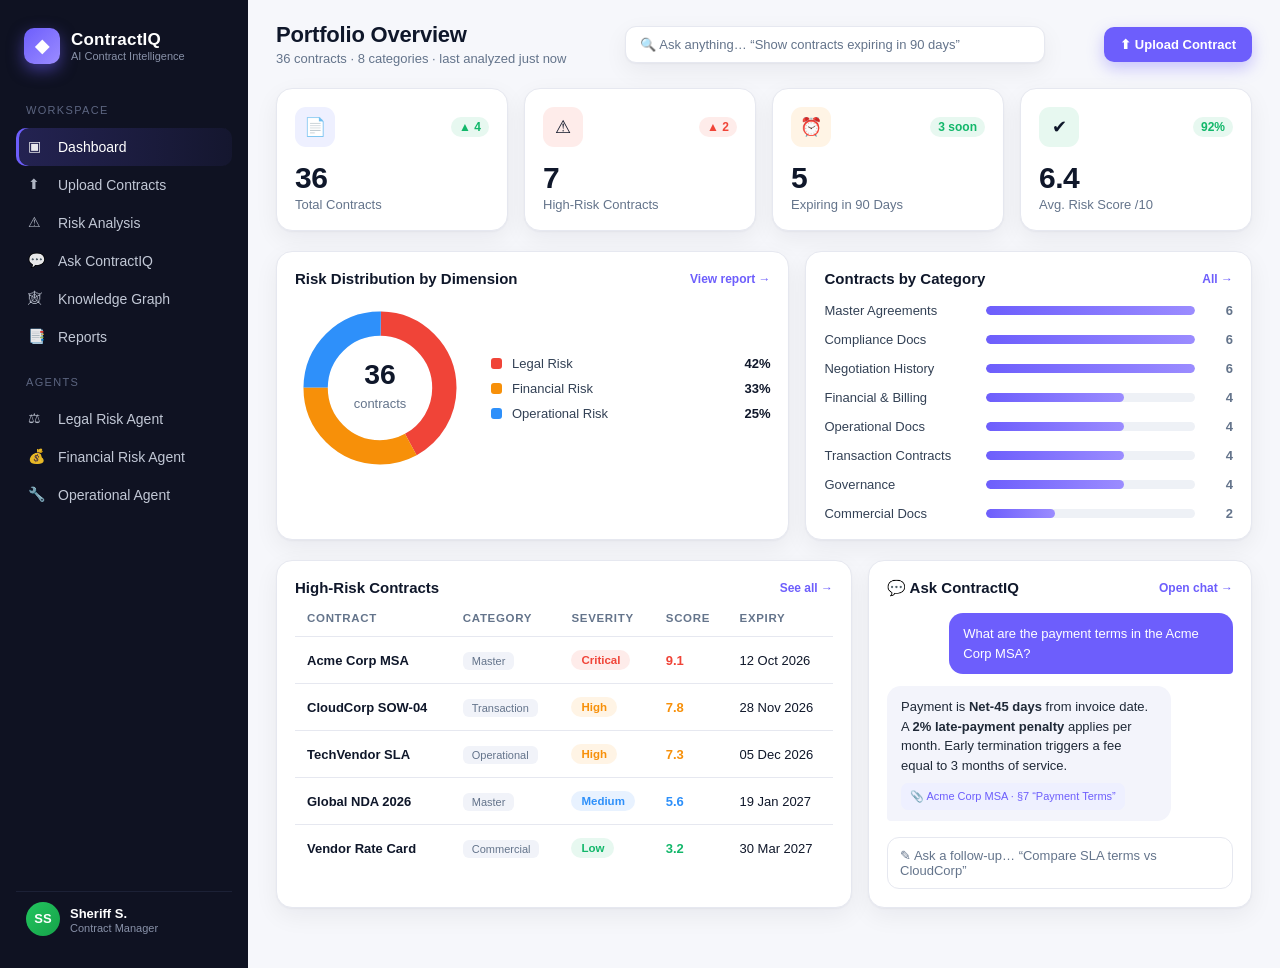
<file: PWC_CONTRACTIQ_PROJECT/design/contractiq_ui_mockup.html>
<!DOCTYPE html>
<html lang="en">
<head>
<meta charset="UTF-8" />
<meta name="viewport" content="width=device-width, initial-scale=1.0" />
<title>ContractIQ — Product UI Mockup</title>
<style>
  :root{
    --bg:#f6f7fb; --panel:#ffffff; --ink:#0f172a; --muted:#64748b;
    --line:#e6e8f0; --brand:#6d5efc; --brand2:#9b8cff; --brand-soft:#eef0ff;
    --green:#12b76a; --green-soft:#e7f8f0; --amber:#f79009; --amber-soft:#fff4e5;
    --red:#f04438; --red-soft:#feecea; --blue:#2e90fa; --blue-soft:#e8f2ff;
    --shadow:0 1px 2px rgba(16,24,40,.04), 0 8px 24px rgba(16,24,40,.06);
  }
  *{box-sizing:border-box;margin:0;padding:0}
  body{
    font-family:'Inter',-apple-system,'Segoe UI',Roboto,Helvetica,Arial,sans-serif;
    background:var(--bg); color:var(--ink); -webkit-font-smoothing:antialiased;
  }
  .app{display:grid; grid-template-columns:248px 1fr; min-height:100vh;}

  /* Sidebar */
  .side{background:#0f1222; color:#cdd3e1; padding:22px 16px; display:flex; flex-direction:column; gap:6px;}
  .brand{display:flex; align-items:center; gap:11px; padding:6px 8px 20px;}
  .logo{width:36px;height:36px;border-radius:10px;background:linear-gradient(135deg,var(--brand),var(--brand2));
        display:grid;place-items:center;font-weight:800;color:#fff;font-size:18px;box-shadow:0 6px 16px rgba(109,94,252,.5);}
  .brand b{color:#fff;font-size:17px;letter-spacing:.2px}
  .brand span{display:block;font-size:11px;color:#8891a8;font-weight:500}
  .nav-label{font-size:11px;text-transform:uppercase;letter-spacing:.12em;color:#5c6580;margin:14px 10px 6px;}
  .nav a{display:flex;align-items:center;gap:12px;padding:10px 12px;border-radius:10px;color:#c2c8d6;
         text-decoration:none;font-size:14px;font-weight:500;transition:.15s;}
  .nav a .ic{width:18px;height:18px;opacity:.9}
  .nav a:hover{background:#1a1e33;color:#fff}
  .nav a.active{background:linear-gradient(90deg,rgba(109,94,252,.22),rgba(109,94,252,.06));color:#fff;
                box-shadow:inset 3px 0 0 var(--brand)}
  .side-foot{margin-top:auto;display:flex;align-items:center;gap:10px;padding:10px;border-top:1px solid #1c2136;}
  .side-foot .av{width:34px;height:34px;border-radius:50%;background:linear-gradient(135deg,#22c55e,#16a34a);
                 display:grid;place-items:center;color:#fff;font-weight:700;font-size:13px}
  .side-foot small{color:#8891a8;font-size:11px;display:block}

  /* Main */
  .main{padding:22px 28px 40px;overflow:hidden}
  .topbar{display:flex;align-items:center;justify-content:space-between;gap:16px;margin-bottom:22px}
  .topbar h1{font-size:22px;font-weight:700;letter-spacing:-.2px}
  .topbar p{color:var(--muted);font-size:13px;margin-top:3px}
  .search{flex:1;max-width:420px;display:flex;align-items:center;gap:9px;background:#fff;border:1px solid var(--line);
          border-radius:11px;padding:10px 14px;color:var(--muted);font-size:13px;box-shadow:var(--shadow)}
  .btn{background:var(--brand);color:#fff;border:none;border-radius:10px;padding:10px 16px;font-weight:600;
       font-size:13px;cursor:pointer;display:flex;align-items:center;gap:8px;box-shadow:0 6px 16px rgba(109,94,252,.35)}

  /* KPI cards */
  .kpis{display:grid;grid-template-columns:repeat(4,1fr);gap:16px;margin-bottom:20px}
  .card{background:var(--panel);border:1px solid var(--line);border-radius:16px;padding:18px;box-shadow:var(--shadow)}
  .kpi .top{display:flex;align-items:center;justify-content:space-between}
  .kpi .badge{width:40px;height:40px;border-radius:11px;display:grid;place-items:center;font-size:18px}
  .kpi h2{font-size:30px;font-weight:800;margin-top:14px;letter-spacing:-.5px}
  .kpi .lbl{color:var(--muted);font-size:13px;margin-top:2px}
  .kpi .delta{font-size:12px;font-weight:600;padding:3px 8px;border-radius:20px}
  .up{color:var(--green);background:var(--green-soft)}
  .down{color:var(--red);background:var(--red-soft)}

  .grid{display:grid;grid-template-columns:1.15fr 1fr;gap:16px;margin-bottom:20px}
  .panel-h{display:flex;align-items:center;justify-content:space-between;margin-bottom:16px}
  .panel-h h3{font-size:15px;font-weight:700}
  .panel-h a{font-size:12px;color:var(--brand);text-decoration:none;font-weight:600}

  /* donut */
  .donut-wrap{display:flex;align-items:center;gap:26px}
  .legend li{list-style:none;display:flex;align-items:center;gap:10px;font-size:13px;color:#334155;margin:10px 0}
  .legend .dot{width:11px;height:11px;border-radius:3px}
  .legend b{margin-left:auto;font-weight:700;color:var(--ink)}

  /* bars */
  .bars{display:flex;flex-direction:column;gap:14px}
  .bar-row{display:flex;align-items:center;gap:12px;font-size:13px}
  .bar-row .nm{width:150px;color:#334155}
  .track{flex:1;height:9px;background:#eef1f6;border-radius:6px;overflow:hidden}
  .fill{height:100%;border-radius:6px;background:linear-gradient(90deg,var(--brand),var(--brand2))}
  .bar-row .vv{width:26px;text-align:right;font-weight:700;color:var(--muted)}

  /* table */
  table{width:100%;border-collapse:collapse;font-size:13px}
  thead th{text-align:left;color:var(--muted);font-weight:600;font-size:11.5px;text-transform:uppercase;
           letter-spacing:.06em;padding:0 12px 12px}
  tbody td{padding:13px 12px;border-top:1px solid var(--line)}
  tbody tr:hover{background:#fafbff}
  .tag{font-size:11.5px;font-weight:700;padding:4px 10px;border-radius:20px;display:inline-block}
  .t-crit{color:var(--red);background:var(--red-soft)}
  .t-high{color:var(--amber);background:var(--amber-soft)}
  .t-med{color:var(--blue);background:var(--blue-soft)}
  .t-low{color:var(--green);background:var(--green-soft)}
  .cat{font-size:11px;color:var(--muted);background:#f1f3f9;padding:3px 9px;border-radius:6px}
  .score{font-weight:800}
  .cell-strong{font-weight:600}

  /* chat teaser */
  .chat{display:flex;flex-direction:column;gap:12px}
  .msg{max-width:82%;padding:11px 14px;border-radius:14px;font-size:13px;line-height:1.5}
  .msg.u{align-self:flex-end;background:var(--brand);color:#fff;border-bottom-right-radius:4px}
  .msg.a{align-self:flex-start;background:#f3f4fb;color:#1f2937;border-bottom-left-radius:4px}
  .cite{margin-top:8px;font-size:11px;color:var(--brand);background:var(--brand-soft);padding:5px 9px;border-radius:7px;display:inline-block}
  .chat-in{display:flex;align-items:center;gap:9px;border:1px solid var(--line);border-radius:12px;padding:10px 12px;color:var(--muted);font-size:13px;margin-top:4px}
</style>
</head>
<body>
<div class="app">
  <!-- SIDEBAR -->
  <aside class="side">
    <div class="brand">
      <div class="logo">◆</div>
      <div><b>ContractIQ</b><span>AI Contract Intelligence</span></div>
    </div>
    <div class="nav-label">Workspace</div>
    <nav class="nav">
      <a class="active" href="#"><span class="ic">▣</span> Dashboard</a>
      <a href="#"><span class="ic">⬆</span> Upload Contracts</a>
      <a href="#"><span class="ic">⚠</span> Risk Analysis</a>
      <a href="#"><span class="ic">💬</span> Ask ContractIQ</a>
      <a href="#"><span class="ic">🕸</span> Knowledge Graph</a>
      <a href="#"><span class="ic">📑</span> Reports</a>
    </nav>
    <div class="nav-label">Agents</div>
    <nav class="nav">
      <a href="#"><span class="ic">⚖</span> Legal Risk Agent</a>
      <a href="#"><span class="ic">💰</span> Financial Risk Agent</a>
      <a href="#"><span class="ic">🔧</span> Operational Agent</a>
    </nav>
    <div class="side-foot">
      <div class="av">SS</div>
      <div><b style="color:#fff;font-size:13px">Sheriff S.</b><small>Contract Manager</small></div>
    </div>
  </aside>

  <!-- MAIN -->
  <main class="main">
    <div class="topbar">
      <div>
        <h1>Portfolio Overview</h1>
        <p>36 contracts · 8 categories · last analyzed just now</p>
      </div>
      <div class="search">🔍 Ask anything… “Show contracts expiring in 90 days”</div>
      <button class="btn">⬆ Upload Contract</button>
    </div>

    <!-- KPIs -->
    <section class="kpis">
      <div class="card kpi">
        <div class="top"><div class="badge" style="background:var(--brand-soft)">📄</div><span class="delta up">▲ 4</span></div>
        <h2>36</h2><div class="lbl">Total Contracts</div>
      </div>
      <div class="card kpi">
        <div class="top"><div class="badge" style="background:var(--red-soft)">⚠</div><span class="delta down">▲ 2</span></div>
        <h2>7</h2><div class="lbl">High-Risk Contracts</div>
      </div>
      <div class="card kpi">
        <div class="top"><div class="badge" style="background:var(--amber-soft)">⏰</div><span class="delta up">3 soon</span></div>
        <h2>5</h2><div class="lbl">Expiring in 90 Days</div>
      </div>
      <div class="card kpi">
        <div class="top"><div class="badge" style="background:var(--green-soft)">✔</div><span class="delta up">92%</span></div>
        <h2>6.4</h2><div class="lbl">Avg. Risk Score /10</div>
      </div>
    </section>

    <!-- Row: donut + bars -->
    <section class="grid">
      <div class="card">
        <div class="panel-h"><h3>Risk Distribution by Dimension</h3><a href="#">View report →</a></div>
        <div class="donut-wrap">
          <svg width="170" height="170" viewBox="0 0 42 42">
            <circle cx="21" cy="21" r="15.9" fill="none" stroke="#eef1f6" stroke-width="6"></circle>
            <circle cx="21" cy="21" r="15.9" fill="none" stroke="#f04438" stroke-width="6"
                    stroke-dasharray="42 58" stroke-dashoffset="25"></circle>
            <circle cx="21" cy="21" r="15.9" fill="none" stroke="#f79009" stroke-width="6"
                    stroke-dasharray="33 67" stroke-dashoffset="-17"></circle>
            <circle cx="21" cy="21" r="15.9" fill="none" stroke="#2e90fa" stroke-width="6"
                    stroke-dasharray="25 75" stroke-dashoffset="-50"></circle>
            <text x="21" y="20" text-anchor="middle" font-size="7" font-weight="800" fill="#0f172a">36</text>
            <text x="21" y="26" text-anchor="middle" font-size="3.2" fill="#64748b">contracts</text>
          </svg>
          <ul class="legend" style="flex:1">
            <li><span class="dot" style="background:#f04438"></span> Legal Risk <b>42%</b></li>
            <li><span class="dot" style="background:#f79009"></span> Financial Risk <b>33%</b></li>
            <li><span class="dot" style="background:#2e90fa"></span> Operational Risk <b>25%</b></li>
          </ul>
        </div>
      </div>

      <div class="card">
        <div class="panel-h"><h3>Contracts by Category</h3><a href="#">All →</a></div>
        <div class="bars">
          <div class="bar-row"><span class="nm">Master Agreements</span><div class="track"><div class="fill" style="width:100%"></div></div><span class="vv">6</span></div>
          <div class="bar-row"><span class="nm">Compliance Docs</span><div class="track"><div class="fill" style="width:100%"></div></div><span class="vv">6</span></div>
          <div class="bar-row"><span class="nm">Negotiation History</span><div class="track"><div class="fill" style="width:100%"></div></div><span class="vv">6</span></div>
          <div class="bar-row"><span class="nm">Financial & Billing</span><div class="track"><div class="fill" style="width:66%"></div></div><span class="vv">4</span></div>
          <div class="bar-row"><span class="nm">Operational Docs</span><div class="track"><div class="fill" style="width:66%"></div></div><span class="vv">4</span></div>
          <div class="bar-row"><span class="nm">Transaction Contracts</span><div class="track"><div class="fill" style="width:66%"></div></div><span class="vv">4</span></div>
          <div class="bar-row"><span class="nm">Governance</span><div class="track"><div class="fill" style="width:66%"></div></div><span class="vv">4</span></div>
          <div class="bar-row"><span class="nm">Commercial Docs</span><div class="track"><div class="fill" style="width:33%"></div></div><span class="vv">2</span></div>
        </div>
      </div>
    </section>

    <!-- Row: table + chat -->
    <section class="grid" style="grid-template-columns:1.5fr 1fr">
      <div class="card">
        <div class="panel-h"><h3>High-Risk Contracts</h3><a href="#">See all →</a></div>
        <table>
          <thead><tr><th>Contract</th><th>Category</th><th>Severity</th><th>Score</th><th>Expiry</th></tr></thead>
          <tbody>
            <tr><td class="cell-strong">Acme Corp MSA</td><td><span class="cat">Master</span></td><td><span class="tag t-crit">Critical</span></td><td class="score" style="color:var(--red)">9.1</td><td>12 Oct 2026</td></tr>
            <tr><td class="cell-strong">CloudCorp SOW-04</td><td><span class="cat">Transaction</span></td><td><span class="tag t-high">High</span></td><td class="score" style="color:var(--amber)">7.8</td><td>28 Nov 2026</td></tr>
            <tr><td class="cell-strong">TechVendor SLA</td><td><span class="cat">Operational</span></td><td><span class="tag t-high">High</span></td><td class="score" style="color:var(--amber)">7.3</td><td>05 Dec 2026</td></tr>
            <tr><td class="cell-strong">Global NDA 2026</td><td><span class="cat">Master</span></td><td><span class="tag t-med">Medium</span></td><td class="score" style="color:var(--blue)">5.6</td><td>19 Jan 2027</td></tr>
            <tr><td class="cell-strong">Vendor Rate Card</td><td><span class="cat">Commercial</span></td><td><span class="tag t-low">Low</span></td><td class="score" style="color:var(--green)">3.2</td><td>30 Mar 2027</td></tr>
          </tbody>
        </table>
      </div>

      <div class="card">
        <div class="panel-h"><h3>💬 Ask ContractIQ</h3><a href="#">Open chat →</a></div>
        <div class="chat">
          <div class="msg u">What are the payment terms in the Acme Corp MSA?</div>
          <div class="msg a">Payment is <b>Net-45 days</b> from invoice date. A <b>2% late-payment penalty</b> applies per month. Early termination triggers a fee equal to 3 months of service.
            <span class="cite">📎 Acme Corp MSA · §7 “Payment Terms”</span>
          </div>
          <div class="chat-in">✎ Ask a follow-up… “Compare SLA terms vs CloudCorp”</div>
        </div>
      </div>
    </section>
  </main>
</div>
</body>
</html>
</file>
